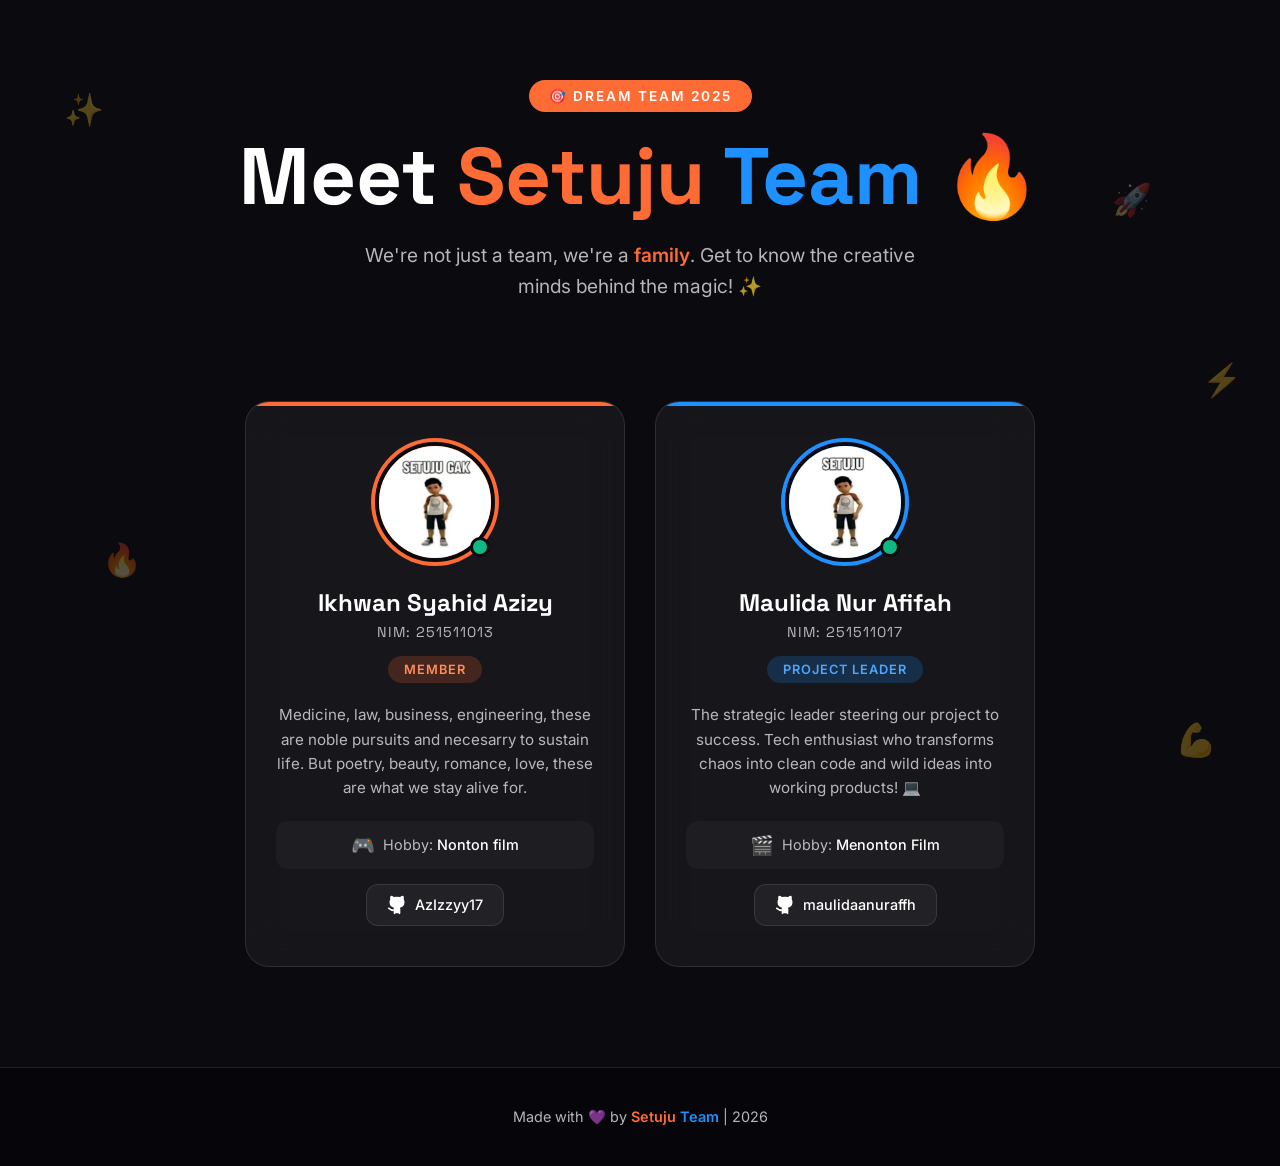
<file: index.html>
<!DOCTYPE html>
<html lang="en">

<head>
    <meta charset="UTF-8">
    <meta name="viewport" content="width=device-width, initial-scale=1.0">
    <title>Meet Setuju Team 🔥 | Our Amazing Team</title>
    <meta name="description" content="Get to know our incredible team members - the creative minds behind the magic!">
    <link rel="preconnect" href="https://fonts.googleapis.com">
    <link rel="preconnect" href="https://fonts.gstatic.com" crossorigin>
    <link
        href="https://fonts.googleapis.com/css2?family=Space+Grotesk:wght@400;500;600;700&family=Inter:wght@400;500;600&display=swap"
        rel="stylesheet">
    <link rel="stylesheet" href="styles.css">
</head>

<body>
    <!-- Background Pattern -->
    <div class="bg-pattern"></div>

    <!-- Floating Emojis -->
    <div class="floating-emoji" style="top: 10%; left: 5%;">✨</div>
    <div class="floating-emoji" style="top: 20%; right: 10%; animation-delay: -2s;">🚀</div>
    <div class="floating-emoji" style="top: 60%; left: 8%; animation-delay: -4s;">🔥</div>
    <div class="floating-emoji" style="top: 80%; right: 5%; animation-delay: -1s;">💪</div>
    <div class="floating-emoji" style="top: 40%; right: 3%; animation-delay: -3s;">⚡</div>

    <!-- Header -->
    <header>
        <div class="badge">🎯 Dream Team 2025</div>
        <h1>Meet <span class="highlight-orange">Setuju</span> <span class="highlight-blue">Team</span> 🔥</h1>
        <p class="subtitle">We're not just a team, we're a <span class="accent">family</span>. Get to know the creative
            minds behind the magic! ✨</p>
    </header>

    <!-- Team Section -->
    <section class="team-container">
        <div class="team-grid">
            <!-- Member 1 -->
            <div class="member-card">
                <div class="profile-wrapper">
                    <div class="profile-ring"></div>
                    <img src="ikhwan.jpeg" alt="Ahmad Rizky" class="profile-img">
                    <div class="status-dot"></div>
                </div>
                <h3 class="member-name">Ikhwan Syahid Azizy</h3>
                <p class="member-nim">NIM: 251511013</p>
                <span class="member-role">Member</span>
                <p class="member-intro">Medicine, law, business, engineering, these are noble pursuits and necesarry to sustain life. But poetry, beauty, romance, love, these are what we stay alive for.</p>
                <div class="hobby-section">
                    <span class="hobby-icon">🎮</span>
                    <span class="hobby-text">Hobby: <span>Nonton film</span></span>
                </div>
                <div class="social-links">
                <a href="https://github.com/AzIzzyy17" target="_blank" class="github-btn">
                    <svg xmlns="http://www.w3.org/2000/svg" width="20" height="20" viewBox="0 0 24 24" fill="none" stroke="currentColor" stroke-width="2" stroke-linecap="round" stroke-linejoin="round" class="github-icon"><path d="M15 22v-4a4.8 4.8 0 0 0-1-3.5c3 0 6-2 6-5.5.08-1.25-.27-2.48-1-3.5.28-1.15.28-2.35 0-3.5 0 0-1 0-3 1.5-2.64-.5-5.36-.5-8 0C6 2 5 2 5 2c-.3 1.15-.3 2.35 0 3.5A5.403 5.403 0 0 0 4 9c0 3.5 3 5.5 6 5.5-.39.49-.68 1.05-.85 1.65-.17.6-.22 1.23-.15 1.85v4"></path><path d="M9 18c-4.51 2-5-2-7-2"></path></svg>
                    AzIzzyy17
                </a>
                </div>
            </div>

            <!-- Member 2 -->
            <div class="member-card">
                <div class="profile-wrapper">
                    <div class="profile-ring"></div>
                    <img src="maulida.jpeg" alt="Maulida Nur Afifah" class="profile-img">
                    <div class="status-dot"></div>
                </div>
                <h3 class="member-name">Maulida Nur Afifah</h3>
                <p class="member-nim">NIM: 251511017</p>
                <span class="member-role">Project Leader</span>
                <p class="member-intro">The strategic leader steering our project to success. Tech enthusiast who transforms 
                    chaos into clean code and wild ideas into working products! 💻</p>
                <div class="hobby-section">
                    <span class="hobby-icon">🎬</span>
                    <span class="hobby-text">Hobby: <span>Menonton Film</span></span>
                </div>
                <div class="social-links">
                <a href="https://github.com/maulidaanuraffh" target="_blank" class="github-btn">
                    <svg xmlns="http://www.w3.org/2000/svg" width="20" height="20" viewBox="0 0 24 24" fill="none" stroke="currentColor" stroke-width="2" stroke-linecap="round" stroke-linejoin="round" class="github-icon"><path d="M15 22v-4a4.8 4.8 0 0 0-1-3.5c3 0 6-2 6-5.5.08-1.25-.27-2.48-1-3.5.28-1.15.28-2.35 0-3.5 0 0-1 0-3 1.5-2.64-.5-5.36-.5-8 0C6 2 5 2 5 2c-.3 1.15-.3 2.35 0 3.5A5.403 5.403 0 0 0 4 9c0 3.5 3 5.5 6 5.5-.39.49-.68 1.05-.85 1.65-.17.6-.22 1.23-.15 1.85v4"></path><path d="M9 18c-4.51 2-5-2-7-2"></path></svg>
                    maulidaanuraffh
                </a>
                </div>
            </div>

        </div>
    </section>

    <!-- Footer -->
    <footer>
        <p class="footer-text">Made with 💜 by <span class="orange">Setuju</span> <span class="blue">Team</span> | 2026
        </p>
    </footer>

    <script src="script.js"></script>
</body>

</html>
</file>
<file: styles.css>
* {
    margin: 0;
    padding: 0;
    box-sizing: border-box;
}

:root {
    --orange: #ff6b35;
    --orange-light: #ff8c5a;
    --orange-dark: #e55a2b;
    --blue: #1e90ff;
    --blue-light: #4da6ff;
    --blue-dark: #0066cc;
    --dark-bg: #0a0a0f;
    --card-bg: rgba(255, 255, 255, 0.05);
    --text-primary: #ffffff;
    --text-secondary: rgba(255, 255, 255, 0.7);
    --glass-border: rgba(255, 255, 255, 0.1);
}

body {
    font-family: 'Inter', sans-serif;
    background: var(--dark-bg);
    color: var(--text-primary);
    min-height: 100vh;
    overflow-x: hidden;
}

/* Background Pattern */
.bg-pattern {
    position: fixed;
    top: 0;
    left: 0;
    width: 100%;
    height: 100%;
    z-index: -1;
    overflow: hidden;
    background: var(--dark-bg);
}

/* Floating Emojis */
.floating-emoji {
    position: fixed;
    font-size: 2rem;
    opacity: 0.3;
    animation: float 6s ease-in-out infinite;
    pointer-events: none;
    z-index: 0;
}

@keyframes float {

    0%,
    100% {
        transform: translateY(0) rotate(0deg);
    }

    50% {
        transform: translateY(-20px) rotate(10deg);
    }
}

/* Header Section */
header {
    text-align: center;
    padding: 80px 20px 60px;
    position: relative;
}

.badge {
    display: inline-block;
    background: var(--orange);
    padding: 8px 20px;
    border-radius: 50px;
    font-size: 0.85rem;
    font-weight: 600;
    text-transform: uppercase;
    letter-spacing: 2px;
    margin-bottom: 20px;
    animation: pulse 2s ease-in-out infinite;
}

@keyframes pulse {

    0%,
    100% {
        transform: scale(1);
    }

    50% {
        transform: scale(1.05);
    }
}

h1 {
    font-family: 'Space Grotesk', sans-serif;
    font-size: clamp(2.5rem, 8vw, 5rem);
    font-weight: 700;
    color: var(--text-primary);
    margin-bottom: 20px;
    line-height: 1.1;
}

h1 .highlight-orange {
    color: var(--orange);
}

h1 .highlight-blue {
    color: var(--blue);
}

.subtitle {
    font-size: 1.2rem;
    color: var(--text-secondary);
    max-width: 600px;
    margin: 0 auto;
    line-height: 1.6;
}

.subtitle .accent {
    color: var(--orange);
    font-weight: 600;
}

/* Team Grid */
.team-container {
    max-width: 1400px;
    margin: 0 auto;
    padding: 40px 20px 100px;
}

.team-grid {
    display: flex;
    flex-wrap: wrap;
    gap: 30px;
    justify-content: center;
    max-width: 850px;
    margin: 0 auto;
}

/* Member Card */
.member-card {
    background: var(--card-bg);
    backdrop-filter: blur(20px);
    border: 1px solid var(--glass-border);
    border-radius: 24px;
    padding: 40px 30px;
    width: 100%;
    max-width: 380px;
    text-align: center;
    position: relative;
    overflow: hidden;
    opacity: 0;
    transform: translateY(30px);
    transition: all 0.4s cubic-bezier(0.175, 0.885, 0.32, 1.275);
}

.member-card.visible {
    opacity: 1;
    transform: translateY(0);
}

.member-card::before {
    content: '';
    position: absolute;
    top: 0;
    left: 0;
    right: 0;
    height: 4px;
    border-radius: 24px 24px 0 0;
}

.member-card:nth-child(odd)::before {
    background: var(--orange);
}

.member-card:nth-child(even)::before {
    background: var(--blue);
}

.member-card:hover {
    transform: translateY(-10px) scale(1.02);
    border-color: rgba(255, 255, 255, 0.2);
}

.member-card:nth-child(odd):hover {
    box-shadow: 0 25px 50px -12px rgba(255, 107, 53, 0.3);
}

.member-card:nth-child(even):hover {
    box-shadow: 0 25px 50px -12px rgba(30, 144, 255, 0.3);
}

/* Profile Image */
.profile-wrapper {
    position: relative;
    width: 120px;
    height: 120px;
    margin: 0 auto 25px;
}

.profile-ring {
    position: absolute;
    inset: -4px;
    border-radius: 50%;
    padding: 4px;
}

.member-card:nth-child(odd) .profile-ring {
    background: var(--orange);
}

.member-card:nth-child(even) .profile-ring {
    background: var(--blue);
}

.profile-img {
    width: 120px;
    height: 120px;
    border-radius: 50%;
    object-fit: cover;
    border: 4px solid var(--dark-bg);
    position: relative;
    z-index: 1;
    transition: transform 0.3s ease;
}

.member-card:hover .profile-img {
    transform: scale(1.1);
}

.status-dot {
    position: absolute;
    bottom: 5px;
    right: 5px;
    width: 20px;
    height: 20px;
    background: #10b981;
    border: 3px solid var(--dark-bg);
    border-radius: 50%;
    z-index: 2;
    animation: statusPulse 2s ease-in-out infinite;
}

@keyframes statusPulse {

    0%,
    100% {
        box-shadow: 0 0 0 0 rgba(16, 185, 129, 0.4);
    }

    50% {
        box-shadow: 0 0 0 8px rgba(16, 185, 129, 0);
    }
}

/* Member Info */
.member-name {
    font-family: 'Space Grotesk', sans-serif;
    font-size: 1.5rem;
    font-weight: 700;
    margin-bottom: 5px;
}

.member-nim {
    font-size: 0.9rem;
    color: var(--text-secondary);
    margin-bottom: 15px;
    font-family: 'Space Grotesk', monospace;
    letter-spacing: 1px;
}

.member-role {
    display: inline-block;
    padding: 6px 16px;
    border-radius: 50px;
    font-size: 0.8rem;
    font-weight: 600;
    margin-bottom: 20px;
    text-transform: uppercase;
    letter-spacing: 1px;
}

.member-card:nth-child(odd) .member-role {
    background: rgba(255, 107, 53, 0.2);
    color: var(--orange-light);
}

.member-card:nth-child(even) .member-role {
    background: rgba(30, 144, 255, 0.2);
    color: var(--blue-light);
}

.member-intro {
    font-size: 0.95rem;
    color: var(--text-secondary);
    line-height: 1.6;
    margin-bottom: 20px;
}

/* Hobby Tag */
.hobby-section {
    display: flex;
    align-items: center;
    justify-content: center;
    gap: 8px;
    padding: 12px;
    background: rgba(255, 255, 255, 0.03);
    border-radius: 12px;
    margin-top: 15px;
}

.hobby-icon {
    font-size: 1.2rem;
}

.hobby-text {
    font-size: 0.9rem;
    color: var(--text-secondary);
}

.hobby-text span {
    color: var(--text-primary);
    font-weight: 500;
}

/* GitHub Button */
.github-btn {
    display: inline-flex;
    align-items: center;
    gap: 8px;
    padding: 10px 20px;
    margin-top: 15px;
    background: rgba(255, 255, 255, 0.05);
    border: 1px solid var(--glass-border);
    border-radius: 12px;
    color: var(--text-primary);
    text-decoration: none;
    font-size: 0.9rem;
    font-weight: 500;
    transition: all 0.3s ease;
}

.github-btn:hover {
    background: rgba(255, 255, 255, 0.1);
    border-color: rgba(255, 255, 255, 0.3);
    transform: translateY(-2px);
}

.member-card:nth-child(odd) .github-btn:hover {
    border-color: var(--orange);
    box-shadow: 0 0 20px rgba(255, 107, 53, 0.3);
}

.member-card:nth-child(even) .github-btn:hover {
    border-color: var(--blue);
    box-shadow: 0 0 20px rgba(30, 144, 255, 0.3);
}

.github-icon {
    width: 20px;
    height: 20px;
    fill: currentColor;
}

/* Footer */
footer {
    text-align: center;
    padding: 40px 20px;
    border-top: 1px solid var(--glass-border);
    background: rgba(0, 0, 0, 0.3);
}

.footer-text {
    color: var(--text-secondary);
    font-size: 0.9rem;
}

.footer-text .orange {
    color: var(--orange);
    font-weight: 600;
}

.footer-text .blue {
    color: var(--blue);
    font-weight: 600;
}

/* Responsive */
@media (max-width: 768px) {
    header {
        padding: 60px 20px 40px;
    }

    .team-grid {
        flex-direction: column;
        align-items: center;
    }

    .member-card {
        max-width: 100%;
    }
}
</file>
